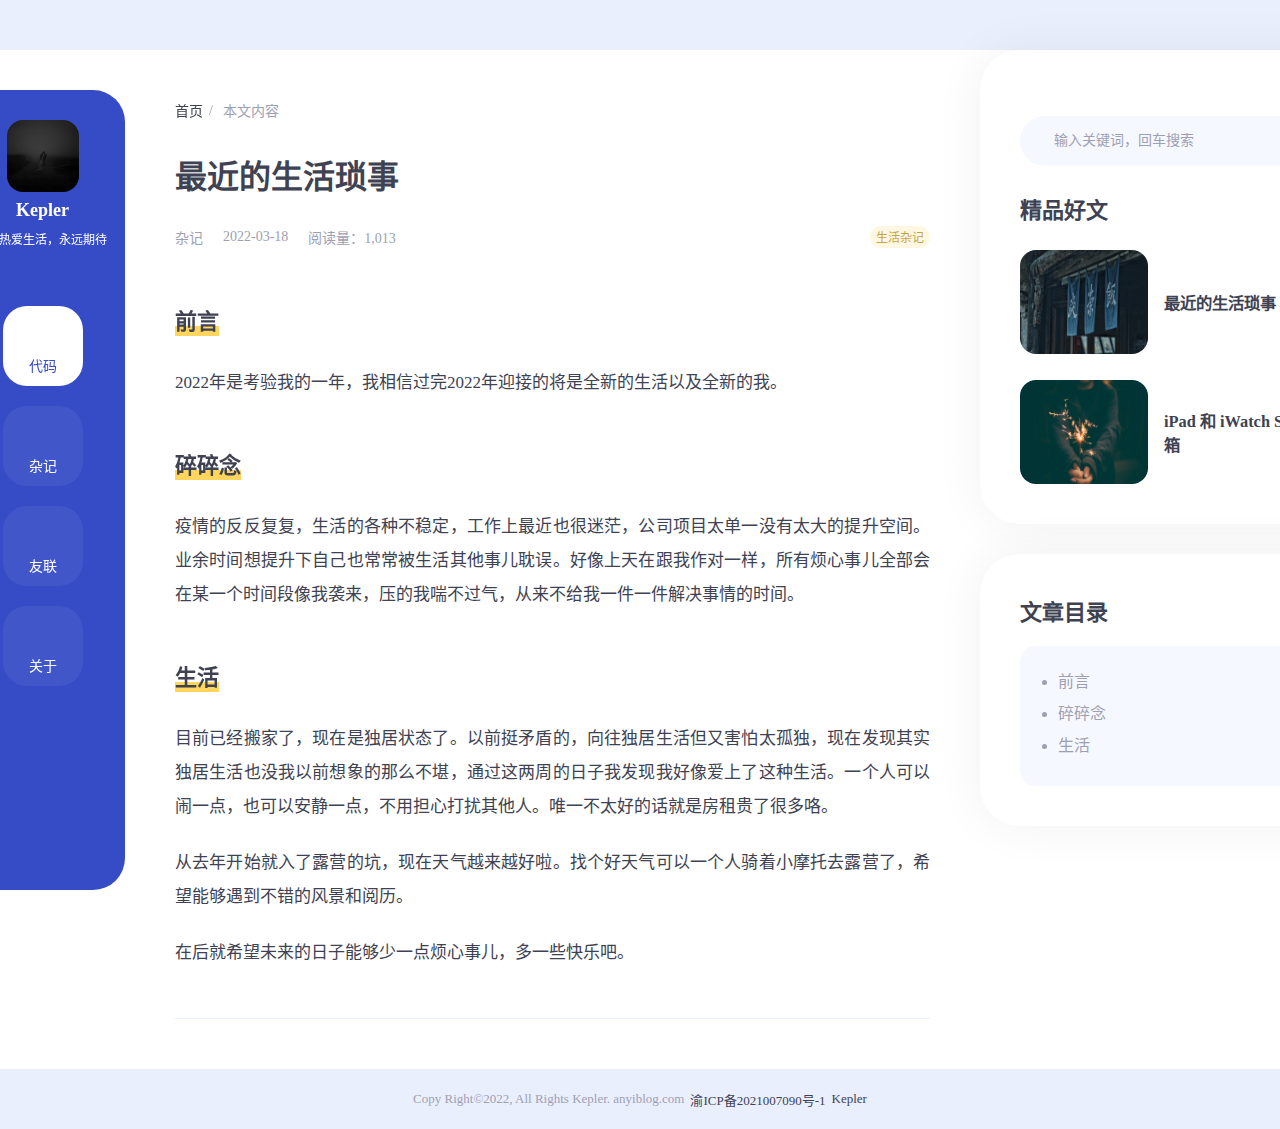
<file: article-01.html>
<!DOCTYPE html>
<html lang="zh-CN">
<head>
    <meta charset="UTF-8">
    <!-- 优先使用最新版本IE和谷歌浏览器 -->
    <meta http-equiv="X-UA-Compatible" content="IE=edge,chrome=1">
    <!-- 响应式 -->
    <meta name="viewport" content="width=device-width, initial-scale=1.0, maximum-scale=1.0, minimum-scale=1.0, user-scalable=no">
    <!-- 默认使用webkit渲染内核 -->
    <meta name="renderer" content="webkit">
    <!-- 阻止数字在Iphone点击可拨号-->
    <meta name="format-detection" content="telephone=no">
    <!-- 允许iphone设备全屏模式浏览，隐藏浏览器导航栏 -->
    <meta name="apple-mobile-web-app-capable" content="yes">
    <!-- 屏蔽百度转码 -->
    <meta http-equiv="Cache-Control" content="no-transform" />
    <meta http-equiv="Cache-Control" content="no-siteapp" />
    <!-- SEO关键字 -->
    <title>最近的生活琐事-安忆博客</title>
    <meta name="description" content="安忆博客，专注于分享前端技术经验，各类互联网资源和生活杂记的个人博客。">
    <meta name="keywords" content="安忆博客，安忆，Kepler，IT博客，个人博客，UniApp技术博客，前端博客，AnyiBlog，anyi，Anyi">
    <link rel="stylesheet" type="text/css" href="css/style.css">
    <link rel="stylesheet" type="text/css" href="css/iconfont.css">
</head>
<body class="home blog">
<div class="content-box">
    <div class="header">
        <div class="logo-wrap">
            <a href="/" title="安忆博客" class="logo-img-wrap">
                <img src="./img/logo.jpeg" alt="" class="logo">
                <h2>Kepler</h2>
            </a>
            <p class="sub-title">永远热爱生活，永远期待明天</p>
        </div>
        <div class="menu-box">
            <ul class="menu-list">
                <li class="menu-item current-menu-item">
                    <a title="编程技术代码" href="#">
                        <i class="anyi-icon icon-code"></i>
                        <p class="menu-item-title">代码</p>
                    </a>
                </li>
                <li class="menu-item">
                    <a title="生活日常杂记" href="#">
                        <i class="anyi-icon icon-notice"></i>
                        <p class="menu-item-title">杂记</p>
                    </a>
                </li>
                <li class="menu-item">
                    <a title="友情链接" href="#">
                        <i class="anyi-icon icon-link"></i>
                        <p class="menu-item-title">友联</p>
                    </a>
                </li>
                <li class="menu-item">
                    <a title="个人介绍" href="#">
                        <i class="anyi-icon icon-about-me"></i>
                        <p class="menu-item-title">关于</p>
                    </a>
                </li>
            </ul>
        </div>
    </div>
    <div class="main">
        <div class="crumbs">
            <a href="http://www.anyiblog.com">首页</a>
            <span>本文内容</span>
        </div>
        <div class="post-wrap">
            <div class="post-header">
                <h1 class="post-title">最近的生活琐事</h1>
                <div class="post-meta">
                    <div class="left">
                        <a class="post-category" href="#">杂记</a>
                        <span class="time">2022-03-18</span>
                        <span>阅读量：1,013</span>
<!--                        <span>评论：1条</span>-->
                    </div>
                    <div class="right">
                        <a class="tag" href="https://www.thosefree.com/tag/png">生活杂记</a>
                    </div>
                </div>
            </div>
            <article class="post-content" id="post-content">
                <h3 id="title1">前言</h3>
                <p>2022年是考验我的一年，我相信过完2022年迎接的将是全新的生活以及全新的我。</p>
                <h3 id="title2">碎碎念</h3>
                <p>疫情的反反复复，生活的各种不稳定，工作上最近也很迷茫，公司项目太单一没有太大的提升空间。业余时间想提升下自己也常常被生活其他事儿耽误。好像上天在跟我作对一样，所有烦心事儿全部会在某一个时间段像我袭来，压的我喘不过气，从来不给我一件一件解决事情的时间。</p>
                <h3 id="title3">生活</h3>
                <p>目前已经搬家了，现在是独居状态了。以前挺矛盾的，向往独居生活但又害怕太孤独，现在发现其实独居生活也没我以前想象的那么不堪，通过这两周的日子我发现我好像爱上了这种生活。一个人可以闹一点，也可以安静一点，不用担心打扰其他人。唯一不太好的话就是房租贵了很多咯。</p>
                <p>从去年开始就入了露营的坑，现在天气越来越好啦。找个好天气可以一个人骑着小摩托去露营了，希望能够遇到不错的风景和阅历。</p>
                <p>在后就希望未来的日子能够少一点烦心事儿，多一些快乐吧。</p>
            </article>
        </div>
    </div>
    <div class="aside">
        <div class="aside-item">
            <div class="aside-item-content">
                <div class="search-form">
                    <i class="anyi-icon icon-search"></i>
                    <input value=""
                           name=""
                           type="text"
                           class="search-input"
                           placeholder="输入关键词，回车搜索">
                </div>
                <div class="block-wrap">
                    <h2 class="block-title">
                        <a href="#" class="block-title_a">精品好文<i class=""></i></a>
                    </h2>
                    <div class="sidebar-post-list-not-desc">
                        <div class="sidebar-post-item">
                            <a class="sidebar-post-item-img-box"
                               href="article-01.html"
                               title="最近的生活琐事-安忆博客">
                                <img class="sidebar-post-item-img"
                                     src="./img/article01.jpeg"
                                     alt="最近的生活琐事-安忆博客">
                            </a>
                            <a class="sidebar-post-item-title" href="article-01.html"
                               title="最近的生活琐事-安忆博客">
                                <h3>最近的生活琐事</h3>
                            </a>
                        </div>
                        <div class="sidebar-post-item">
                            <a class="sidebar-post-item-img-box" href="article-02.html"
                               title="iPad 和 iWatch SE 开箱-安忆博客">
                                <img class="sidebar-post-item-img"
                                     src="./img/article02.jpeg"
                                     alt="iPad 和 iWatch SE 开箱-安忆博客">
                            </a>
                            <a class="sidebar-post-item-title" href="article-02.html"
                               title="iPad 和 iWatch SE 开箱-安忆博客">
                                <h3>iPad 和 iWatch SE 开箱</h3>
                            </a>
                        </div>
                    </div>
                </div>
            </div>
        </div>
        <div class="aside-item">
            <div class="aside-item-content">
                <div class="block-wrap">
                    <h2 class="block-title">文章目录</h2>
                    <ul class="directory">
                        <li><a href="#title1">前言</a></li>
                        <li><a href="#title2">碎碎念</a></li>
                        <li><a href="#title3">生活</a></li>
                    </ul>
                </div>
            </div>
        </div>
<!--        <div class="aside-item">-->
<!--            <div class="aside-item-content">-->
<!--                <div class="block-wrap">-->
<!--                    <h2 class="block-title">相关文章</h2>-->
<!--                    <div class="sidebar-post-list">-->
<!--                        <div class="post-item">-->
<!--                            <a class="post-item-img-hover" href="" title="" target="_blank">-->
<!--                                <img class="post-item-img" src="./img/post-img.jpeg" alt="">-->
<!--                            </a>-->
<!--                            <a href="" class="post-item-title" title="" target="_blank">-->
<!--                                <h3 class="post-item-title_text">DOTOWN - 免费可商用的像素风格透明素材库，由前任天堂设计师创立</h3>-->
<!--                            </a>-->
<!--                            <div class="post-item-tags">-->
<!--                                <div class="tag-wrap">-->
<!--                                    <a href="https://www.thosefree.com/tag/png" rel="tag">png</a>-->
<!--                                    <a href="https://www.thosefree.com/tag/people-photo" rel="tag">人物图库</a>-->
<!--                                    <a href="https://www.thosefree.com/tag/abroad-photos" rel="tag">国外图库</a>-->
<!--                                    <a href="https://www.thosefree.com/tag/icon" rel="tag">图标</a>-->
<!--                                    <a href="https://www.thosefree.com/tag/stock" rel="tag">素材</a>-->
<!--                                    <a href="https://www.thosefree.com/tag/food-photo" rel="tag">食材图库</a>-->
<!--                                </div>-->
<!--                                <p class="post-item-meta">2022-03-22</p>-->
<!--                            </div>-->
<!--                            <p class="post-item-summary">这几年做的可视化项目越来越多，这需要前端的 drag 和 drop 元素能力（下文简称 dnd），dnd-->
<!--                                能力极大提高前端交互能力。然而在开发项目期间很少去了解其运行原理，这段时间趁着空余时间算是系统学习下前端 dnd 事件能力吧。</p>-->
<!--                        </div>-->
<!--                        <div class="post-item">-->
<!--                            <a class="post-item-img-hover" href="" title="" target="_blank">-->
<!--                                <img class="post-item-img" src="./img/post-img.jpeg" alt="">-->
<!--                            </a>-->
<!--                            <a href="" class="post-item-title" title="" target="_blank">-->
<!--                                <h3 class="post-item-title_text">DOTOWN - 免费可商用的像素风格透明素材库，由前任天堂设计师创立</h3>-->
<!--                            </a>-->
<!--                            <div class="post-item-tags">-->
<!--                                <div class="tag-wrap">-->
<!--                                    <a href="https://www.thosefree.com/tag/png" rel="tag">png</a>-->
<!--                                    <a href="https://www.thosefree.com/tag/people-photo" rel="tag">人物图库</a>-->
<!--                                    <a href="https://www.thosefree.com/tag/abroad-photos" rel="tag">国外图库</a>-->
<!--                                    <a href="https://www.thosefree.com/tag/icon" rel="tag">图标</a>-->
<!--                                    <a href="https://www.thosefree.com/tag/stock" rel="tag">素材</a>-->
<!--                                    <a href="https://www.thosefree.com/tag/food-photo" rel="tag">食材图库</a>-->
<!--                                </div>-->
<!--                                <p class="post-item-meta">2022-03-22</p>-->
<!--                            </div>-->
<!--                            <p class="post-item-summary">这几年做的可视化项目越来越多，这需要前端的 drag 和 drop 元素能力（下文简称 dnd），dnd-->
<!--                                能力极大提高前端交互能力。然而在开发项目期间很少去了解其运行原理，这段时间趁着空余时间算是系统学习下前端 dnd 事件能力吧。</p>-->
<!--                        </div>-->
<!--                        <div class="post-item">-->
<!--                            <a class="post-item-img-hover" href="" title="" target="_blank">-->
<!--                                <img class="post-item-img" src="./img/post-img.jpeg" alt="">-->
<!--                            </a>-->
<!--                            <a href="" class="post-item-title" title="" target="_blank">-->
<!--                                <h3 class="post-item-title_text">DOTOWN - 免费可商用的像素风格透明素材库，由前任天堂设计师创立</h3>-->
<!--                            </a>-->
<!--                            <div class="post-item-tags">-->
<!--                                <div class="tag-wrap">-->
<!--                                    <a href="https://www.thosefree.com/tag/png" rel="tag">png</a>-->
<!--                                    <a href="https://www.thosefree.com/tag/people-photo" rel="tag">人物图库</a>-->
<!--                                    <a href="https://www.thosefree.com/tag/abroad-photos" rel="tag">国外图库</a>-->
<!--                                    <a href="https://www.thosefree.com/tag/icon" rel="tag">图标</a>-->
<!--                                    <a href="https://www.thosefree.com/tag/stock" rel="tag">素材</a>-->
<!--                                    <a href="https://www.thosefree.com/tag/food-photo" rel="tag">食材图库</a>-->
<!--                                </div>-->
<!--                                <p class="post-item-meta">2022-03-22</p>-->
<!--                            </div>-->
<!--                            <p class="post-item-summary">这几年做的可视化项目越来越多，这需要前端的 drag 和 drop 元素能力（下文简称 dnd），dnd-->
<!--                                能力极大提高前端交互能力。然而在开发项目期间很少去了解其运行原理，这段时间趁着空余时间算是系统学习下前端 dnd 事件能力吧。</p>-->
<!--                        </div>-->
<!--                        <div class="post-item">-->
<!--                            <a class="post-item-img-hover" href="" title="" target="_blank">-->
<!--                                <img class="post-item-img" src="./img/post-img.jpeg" alt="">-->
<!--                            </a>-->
<!--                            <a href="" class="post-item-title" title="" target="_blank">-->
<!--                                <h3 class="post-item-title_text">DOTOWN - 免费可商用的像素风格透明素材库，由前任天堂设计师创立</h3>-->
<!--                            </a>-->
<!--                            <div class="post-item-tags">-->
<!--                                <div class="tag-wrap">-->
<!--                                    <a href="https://www.thosefree.com/tag/png" rel="tag">png</a>-->
<!--                                    <a href="https://www.thosefree.com/tag/people-photo" rel="tag">人物图库</a>-->
<!--                                    <a href="https://www.thosefree.com/tag/abroad-photos" rel="tag">国外图库</a>-->
<!--                                    <a href="https://www.thosefree.com/tag/icon" rel="tag">图标</a>-->
<!--                                    <a href="https://www.thosefree.com/tag/stock" rel="tag">素材</a>-->
<!--                                    <a href="https://www.thosefree.com/tag/food-photo" rel="tag">食材图库</a>-->
<!--                                </div>-->
<!--                                <p class="post-item-meta">2022-03-22</p>-->
<!--                            </div>-->
<!--                            <p class="post-item-summary">这几年做的可视化项目越来越多，这需要前端的 drag 和 drop 元素能力（下文简称 dnd），dnd-->
<!--                                能力极大提高前端交互能力。然而在开发项目期间很少去了解其运行原理，这段时间趁着空余时间算是系统学习下前端 dnd 事件能力吧。</p>-->
<!--                        </div>-->
<!--                    </div>-->
<!--                </div>-->
<!--            </div>-->
<!--        </div>-->
    </div>
</div>
<div class="footer">
    Copy Right©2022, All Rights Kepler. anyiblog.com
    <br class="footer-br">
    <a href="https://beian.miit.gov.cn/" target="_blank" ref="nofollow">渝ICP备2021007090号-1</a>
    <a href="https://www.anyiblog.com" target="_blank" ref="nofollow">Kepler</a>
</div>
</body>
</html>
</file>
<file: css/style.css>
@charset "UTF-8";
html, body, div, ol, ul, li, dl, dt, dd, h1, h2, h3, h4, h5, h6, input, button, textarea, p, span, form {
  margin: 0;
  padding: 0;
}

body, input, button, select, textarea {
  color: #3E4252;
  font-size: 14px;
  font-family: "Microsoft Yahei", "Yuanti SC", "Source Han Sans CN", serif;
  -webkit-font-smoothing: antialiased;
  -moz-osx-font-smoothing: grayscale;
  -moz-font-feature-settings: "liga", "kern";
}

table {
  border-collapse: collapse;
  border-spacing: 0;
}

img, a img {
  display: block;
  border: 0;
}

a {
  outline: medium none;
  text-decoration: none;
  transition: color 0.2s linear, background-color 0.2s linear;
  color: #3E4252;
}

a:hover {
  text-decoration: none;
  color: #364CC6;
}

label {
  cursor: pointer;
}

ul li, .ol li {
  list-style: none;
}

em, cite, i {
  font-style: normal;
}

/* 去除Chrome等浏览器文本框默认发光边框 */
input:focus, textarea:focus {
  outline: none;
}

/* 去除IE10+浏览器文本框后面的小叉叉 */
input::-ms-clear {
  display: none;
}

/* 禁止多行文本框textarea拖拽 */
textarea {
  resize: none;
}

html {
  height: 100%;
  width: 100%;
}

.home {
  height: 100%;
  width: 100%;
  display: flex;
  flex-direction: column;
  align-items: center;
  background-color: #EAEFFE;
}
.home .content-box {
  display: flex;
  flex-shrink: 0;
  flex-direction: row;
  align-items: flex-start;
  margin-top: 50px;
  width: 1440px;
  background-color: #FFFFFF;
  border-radius: 48px;
}
.home .content-box .header {
  margin: 40px 0 40px 40px;
  display: flex;
  flex-direction: column;
  flex-shrink: 0;
  width: 165px;
  background: #364CC6;
  border-radius: 32px;
  color: #FFFFFF;
  height: 800px;
  position: sticky;
  top: 30px;
}
.home .content-box .header .logo-wrap {
  margin-top: 30px;
  display: flex;
  flex-direction: column;
  align-items: center;
  padding: 0 15px;
}
.home .content-box .header .logo-wrap .logo-img-wrap {
  display: flex;
  flex-direction: column;
  align-items: center;
  justify-content: center;
}
.home .content-box .header .logo-wrap .logo-img-wrap .logo {
  width: 72px;
  height: 72px;
  margin-bottom: 8px;
  border-radius: 16px;
}
.home .content-box .header .logo-wrap .logo-img-wrap h2 {
  color: #FFFFFF;
  font-size: 18px;
  font-weight: 900;
  margin-bottom: 5px;
}
.home .content-box .header .logo-wrap .sub-title {
  font-size: 12px;
  font-weight: 300;
  margin-top: 4px;
}
.home .content-box .header .menu-box {
  margin-top: 20px;
}
.home .content-box .header .menu-box .menu-list .menu-item {
  margin-top: 20px;
}
.home .content-box .header .menu-box .menu-list .menu-item a {
  margin: 0 auto;
  display: flex;
  width: 80px;
  height: 80px;
  align-items: center;
  flex-direction: column;
  justify-content: center;
  background: rgba(255, 255, 255, 0.06);
  border-radius: 24px;
  font-size: 13px;
  color: #FFFFFF;
}
.home .content-box .header .menu-box .menu-list .menu-item a::before {
  font-size: 28px;
  color: #FFFFFF;
}
.home .content-box .header .menu-box .menu-list .menu-item a:hover {
  color: #FFD55D;
  background: rgba(255, 255, 255, 0.1);
}
.home .content-box .header .menu-box .menu-list .menu-item a .anyi-icon {
  font-size: 30px;
  margin-bottom: 4px;
}
.home .content-box .header .menu-box .menu-list .menu-item a .menu-item-title {
  font-size: 14px;
}
.home .content-box .header .menu-box .menu-list .current-menu-item a {
  background-color: #fff;
}
.home .content-box .header .menu-box .menu-list .current-menu-item a .anyi-icon, .home .content-box .header .menu-box .menu-list .current-menu-item a .menu-item-title {
  color: #364CC6;
}
.home .content-box .main {
  flex-grow: 1;
  box-sizing: border-box;
  height: 100%;
  padding: 50px;
  display: flex;
  flex-direction: column;
  min-width: 380px;
}
.home .content-box .main .slider-container .pic-cover-item {
  border-radius: 32px;
  overflow: hidden;
}
.home .content-box .main .slider-container .pic-cover-item .pic-cover-item-img {
  height: 400px;
  width: 100%;
}
.home .content-box .main .banner-slide {
  border-radius: 32px;
}
.home .content-box .main .banner-slide-item {
  border-radius: 32px;
  display: flex;
  flex: 1;
}
.home .content-box .main .banner-slide-item-img {
  border-radius: 32px;
  flex: 1;
  display: block;
  height: 400px;
}
.home .content-box .main .post-list {
  display: flex;
  flex-wrap: wrap;
  justify-content: space-between;
}
.home .content-box .main .post-list .post-item {
  width: calc(50% - 30px);
  margin-top: 30px;
}
.home .content-box .main .post-list .post-item-img-hover {
  display: block;
}
.home .content-box .main .post-list .post-item-img-hover .post-item-img {
  width: 100%;
  height: 200px;
  border-radius: 16px;
}
.home .content-box .main .post-list .post-item-title {
  display: block;
  margin-top: 12px;
}
.home .content-box .main .post-list .post-item-title_text {
  font-size: 18px;
}
.home .content-box .main .post-list .post-item-tags {
  display: flex;
  align-items: center;
  justify-content: flex-end;
  margin-top: 8px;
}
.home .content-box .main .post-list .post-item-tags .tag-wrap {
  flex-grow: 1;
  overflow: hidden;
  white-space: nowrap;
  text-overflow: ellipsis;
}
.home .content-box .main .post-list .post-item-tags .tag-wrap a {
  display: inline-flex;
  align-items: center;
  height: 22px;
  color: #C6A549;
  font-size: 12px;
  padding: 0 6px;
  margin-left: 2px;
  background-color: rgba(255, 213, 93, 0.18);
  border-radius: 22px;
}
.home .content-box .main .post-list .post-item-tags .post-item-meta {
  font-size: 14px;
  color: #9DA0B3;
  flex-shrink: 0;
  margin-left: 5px;
}
.home .content-box .main .post-list .post-item-summary {
  font-size: 14px;
  color: #9DA0B3;
  margin-top: 5px;
  text-align: justify;
  overflow: hidden;
  text-overflow: ellipsis;
  display: -webkit-box;
  -webkit-line-clamp: 2;
  /* autoprefixer: ignore next */
  -webkit-box-orient: vertical;
}
.home .content-box .main .crumbs a {
  font-size: 14px;
  margin-right: 16px;
  position: relative;
}
.home .content-box .main .crumbs a::after {
  content: "/";
  color: #9DA0B3;
  width: 16px;
  text-align: center;
  pointer-events: none;
  cursor: default;
  position: absolute;
  bottom: 0;
}
.home .content-box .main .crumbs span {
  font-size: 14px;
  color: #9DA0B3;
}
.home .content-box .main .post-wrap {
  margin-top: 38px;
}
.home .content-box .main .post-wrap .post-header .post-title {
  font-size: 32px;
  line-height: 1.2;
  color: #3E4252;
}
.home .content-box .main .post-wrap .post-header .post-meta {
  display: flex;
  flex-direction: row;
  align-items: center;
  justify-content: space-between;
  margin: 30px 0;
}
.home .content-box .main .post-wrap .post-header .post-meta .left {
  display: flex;
  align-items: center;
}
.home .content-box .main .post-wrap .post-header .post-meta .left .post-category {
  color: #9DA0B3;
  font-size: 14px;
  margin-right: 20px;
}
.home .content-box .main .post-wrap .post-header .post-meta .left .post-category:hover {
  color: #364CC6;
}
.home .content-box .main .post-wrap .post-header .post-meta .left span {
  margin-right: 20px;
}
.home .content-box .main .post-wrap .post-header .post-meta .right {
  display: flex;
  align-items: center;
}
.home .content-box .main .post-wrap .post-header .post-meta span {
  font-size: 14px;
  color: #9DA0B3;
}
.home .content-box .main .post-wrap .post-header .post-meta .tag {
  margin-left: 5px;
  display: inline-flex;
  align-items: center;
  height: 22px;
  color: #C6A549;
  font-size: 12px;
  padding: 0 6px;
  background-color: rgba(255, 213, 93, 0.18);
  border-radius: 22px;
}
.home .content-box .main .post-wrap .post-content {
  font-size: 17px;
  line-height: 2;
  word-break: break-all;
  text-align: justify;
  padding-bottom: 26px;
  border-bottom: 1px #EAEFFE solid;
}
.home .content-box .main .post-wrap .post-content p {
  margin-top: 22px;
  margin-bottom: 22px;
}
.home .content-box .main .post-wrap .post-content h3 {
  display: inline-block;
  font-size: 22px;
  margin-top: 22px;
  font-weight: bolder;
  position: relative;
  z-index: 1;
}
.home .content-box .main .post-wrap .post-content h4 {
  margin-top: 22px;
  margin-bottom: 22px;
  font-size: 20px;
}
.home .content-box .main .post-wrap .post-content h3::after {
  position: absolute;
  bottom: 8px;
  content: "";
  display: block;
  width: 100%;
  height: 10px;
  background-color: #FFD55D;
  z-index: -1;
}
.home .content-box .main .post-wrap .post-content figure.wp-block-image {
  margin: 22px auto;
  border-radius: 16px;
  overflow: hidden;
  border: 1px #ddd solid;
  width: fit-content;
  max-width: 100%;
}
.home .content-box .main .post-wrap .wp-block-image img {
  max-width: 100%;
}
.home .content-box .aside {
  width: 380px;
  flex-direction: column;
  align-items: center;
  flex-shrink: 0;
}
.home .content-box .aside-item {
  padding: 40px;
  margin-bottom: 30px;
  background: #FFFFFF;
  box-shadow: 0px 0px 50px 0px rgba(0, 0, 0, 0.06);
  border-radius: 40px;
}
.home .content-box .aside-item-content .search-form {
  height: 50px;
  display: flex;
  align-items: stretch;
  border-radius: 50px;
  background-color: #F6F8FF;
  margin-top: 26px;
  margin-bottom: 26px;
}
.home .content-box .aside-item-content .search-form i {
  display: flex;
  justify-content: center;
  align-items: center;
  margin: 0 5px 0 10px;
  color: #9DA0B3;
  font-size: 24px;
}
.home .content-box .aside-item-content .search-form .search-input {
  flex: 1;
  border: none;
  background-color: transparent;
}
.home .content-box .aside-item-content .search-form .search-input::placeholder {
  color: #9DA0B3;
}
.home .content-box .aside-item-content .block-wrap .block-title {
  font-size: 22px;
  color: #3E4252;
  margin-bottom: 20px;
}
.home .content-box .aside-item-content .block-wrap .sidebar-post-list-not-desc .sidebar-post-item {
  display: flex;
  align-items: center;
  margin-top: 26px;
}
.home .content-box .aside-item-content .block-wrap .sidebar-post-list-not-desc .sidebar-post-item-img-box .sidebar-post-item-img {
  display: block;
  width: 128px;
  height: 104px;
  border-radius: 16px;
  margin-right: 16px;
}
.home .content-box .aside-item-content .block-wrap .sidebar-post-list-not-desc .sidebar-post-item-title {
  font-size: 14px;
}
.home .content-box .aside-item-content .block-wrap .directory {
  background-color: #F6F8FF;
  border-radius: 16px;
  font-size: 16px;
  padding: 22px 0 22px 38px;
}
.home .content-box .aside-item-content .block-wrap .directory li {
  color: #9DA0B3;
  list-style: disc;
  margin-bottom: 8px;
  cursor: pointer;
}
.home .content-box .aside-item-content .block-wrap .directory li a {
  color: #9DA0B3;
  transition: color 0.25s ease;
}
.home .content-box .aside-item-content .block-wrap .post-item {
  margin-top: 30px;
}
.home .content-box .aside-item-content .block-wrap .post-item-img-hover {
  display: block;
}
.home .content-box .aside-item-content .block-wrap .post-item-img-hover .post-item-img {
  width: 100%;
  height: 150px;
  border-radius: 16px;
}
.home .content-box .aside-item-content .block-wrap .post-item-title {
  display: block;
  margin-top: 12px;
}
.home .content-box .aside-item-content .block-wrap .post-item-title_text {
  font-size: 18px;
}
.home .content-box .aside-item-content .block-wrap .post-item-tags {
  display: flex;
  align-items: center;
  justify-content: flex-end;
  margin-top: 8px;
}
.home .content-box .aside-item-content .block-wrap .post-item-tags .tag-wrap {
  flex-grow: 1;
  overflow: hidden;
  white-space: nowrap;
  text-overflow: ellipsis;
}
.home .content-box .aside-item-content .block-wrap .post-item-tags .tag-wrap a {
  display: inline-flex;
  align-items: center;
  height: 22px;
  color: #C6A549;
  font-size: 12px;
  padding: 0 6px;
  margin-left: 2px;
  background-color: rgba(255, 213, 93, 0.18);
  border-radius: 22px;
}
.home .content-box .aside-item-content .block-wrap .post-item-tags .post-item-meta {
  font-size: 14px;
  color: #9DA0B3;
  flex-shrink: 0;
  margin-left: 5px;
}
.home .content-box .aside-item-content .block-wrap .post-item-summary {
  font-size: 14px;
  color: #9DA0B3;
  margin-top: 5px;
  text-align: justify;
  overflow: hidden;
  text-overflow: ellipsis;
  display: -webkit-box;
  -webkit-line-clamp: 2;
  /* autoprefixer: ignore next */
  -webkit-box-orient: vertical;
}
.home .footer {
  display: flex;
  align-items: center;
  flex-shrink: 0;
  height: 60px;
  font-size: 13px;
  color: #9DA0B3;
}
.home .footer a {
  margin-left: 6px;
}
.home .footer .footer-br {
  display: none;
}

/*# sourceMappingURL=style.css.map */
</file>
<file: css/iconfont.css>
@font-face {
    font-family: 'anyiicon';  /* Project id 3277073 */
    src: url('https://at.alicdn.com/t/font_3277073_vxp8ig5a0kc.woff2?t=1648538009216') format('woff2'),
    url('https://at.alicdn.com/t/font_3277073_vxp8ig5a0kc.woff?t=1648538009216') format('woff'),
    url('https://at.alicdn.com/t/font_3277073_vxp8ig5a0kc.ttf?t=1648538009216') format('truetype');
}

.anyi-icon {
    font-family: "anyiicon", serif !important;
    font-size: 16px;
    font-style: normal;
    -webkit-font-smoothing: antialiased;
    -moz-osx-font-smoothing: grayscale;
}

.icon-code:before {
    content: "\e8ea";
}

.icon-link:before {
    content: "\e643";
}

.icon-about-me:before {
    content: "\e662";
}

.icon-notice:before {
    content: "\e7d8";
}

.icon-tags:before {
    content: "\e63e";
}

.icon-search:before {
    content: "\e6ac";
}
</file>
